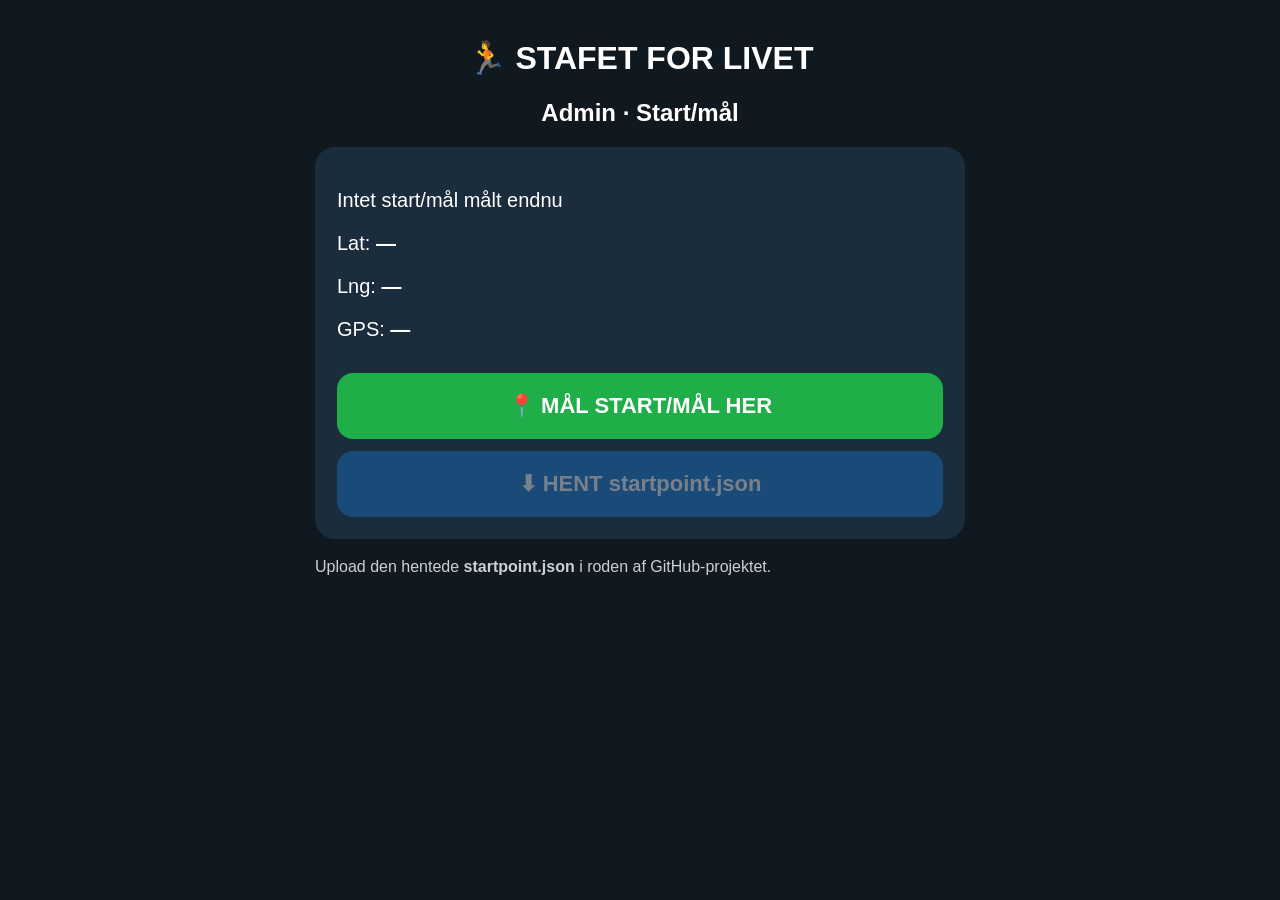
<file: Admin/index.html>
<!DOCTYPE html>
<html lang="da">
<head>
<meta charset="UTF-8">
<meta name="viewport" content="width=device-width,initial-scale=1">
<title>Stafet For Livet – Admin</title>
<link rel="stylesheet" href="style.css?v=1">
</head>
<body>
<main>
<h1>🏃 STAFET FOR LIVET</h1>
<h2>Admin · Start/mål</h2>
<section class="card">
<p id="status">Intet start/mål målt endnu</p>
<p>Lat: <strong id="lat">—</strong></p>
<p>Lng: <strong id="lng">—</strong></p>
<p>GPS: <strong id="acc">—</strong></p>
<button id="capture">📍 MÅL START/MÅL HER</button>
<button id="download" disabled>⬇ HENT startpoint.json</button>
</section>
<p class="help">Upload den hentede <strong>startpoint.json</strong> i roden af GitHub-projektet.</p>
<script src="app.js?v=1"></script>
</main>
</body>
</html>
</file>
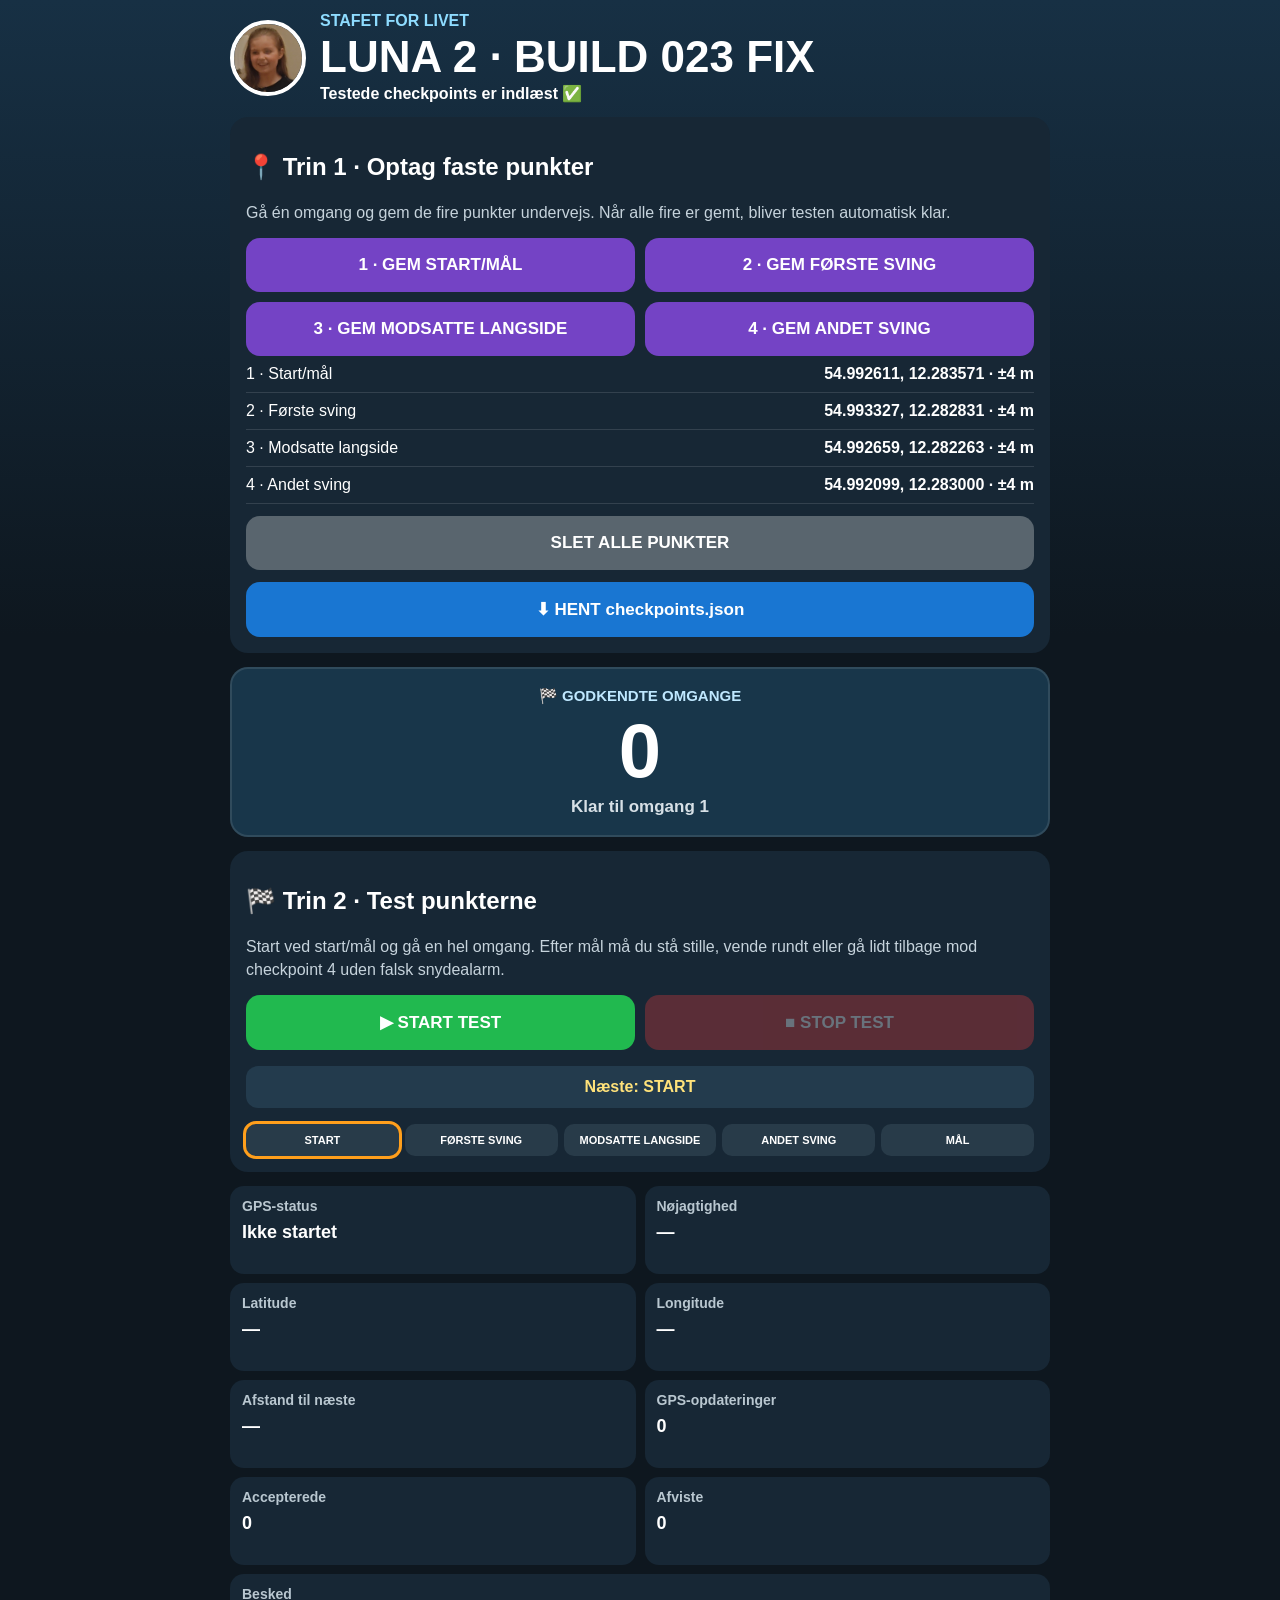
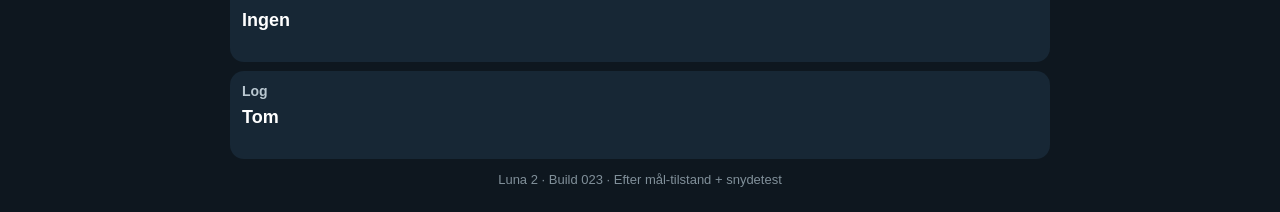
<file: Runner/Luna2/index.html>
<!DOCTYPE html>
<html lang="da">
<head>
<meta charset="UTF-8">
<meta name="viewport" content="width=device-width,initial-scale=1">
<title>Luna 2 Build 023</title>
<link rel="stylesheet" href="style.css?v=231">
</head>
<body>
<main>
<header>
<img src="luna.jpg" alt="Luna">
<div>
<p>STAFET FOR LIVET</p>
<h1>LUNA 2 · BUILD 023 FIX</h1>
<strong id="status">Gem de 4 faste punkter først</strong>
</div>
</header>

<section class="card">
<h2>📍 Trin 1 · Optag faste punkter</h2>
<p class="mode-info">Gå én omgang og gem de fire punkter undervejs. Når alle fire er gemt, bliver testen automatisk klar.</p>
<div class="grid">
<button data-save="0">1 · GEM START/MÅL</button>
<button data-save="1">2 · GEM FØRSTE SVING</button>
<button data-save="2">3 · GEM MODSATTE LANGSIDE</button>
<button data-save="3">4 · GEM ANDET SVING</button>
</div>
<div id="saved"></div>
<button id="clear" class="grey">SLET ALLE PUNKTER</button>
<button id="download" class="blue" disabled>⬇ HENT checkpoints.json</button>
</section>

<section class="lap-card">
  <span>🏁 GODKENDTE OMGANGE</span>
  <strong id="lapCount">0</strong>
  <small id="lapStatus">Klar til test</small>
</section>

<section class="card">
<h2>🏁 Trin 2 · Test punkterne</h2>
<p class="mode-info">Start ved start/mål og gå en hel omgang. Efter mål må du stå stille, vende rundt eller gå lidt tilbage mod checkpoint 4 uden falsk snydealarm.</p>
<div class="grid">
<button id="start" class="green" disabled>▶ START TEST</button>
<button id="stop" class="red" disabled>■ STOP TEST</button>
</div>
<p id="next">Næste: Gem alle 4 punkter</p>
<div id="progress" class="progress"></div>
</section>

<section class="data">
<div><span>GPS-status</span><strong id="gps">Ikke startet</strong></div>
<div><span>Nøjagtighed</span><strong id="acc">—</strong></div>
<div><span>Latitude</span><strong id="lat">—</strong></div>
<div><span>Longitude</span><strong id="lng">—</strong></div>
<div><span>Afstand til næste</span><strong id="dist">—</strong></div>
<div><span>GPS-opdateringer</span><strong id="updates">0</strong></div>
<div><span>Accepterede</span><strong id="accepted">0</strong></div>
<div><span>Afviste</span><strong id="rejected">0</strong></div>
<div class="wide"><span>Besked</span><strong id="msg">Ingen</strong></div>
<div class="wide"><span>Log</span><strong id="log">Tom</strong></div>
</section>

<p class="version">Luna 2 · Build 023 · Efter mål-tilstand + snydetest</p>
</main>

<div id="overlay" class="overlay"><div><b>✅</b><span id="overlayText"></span></div></div>
<script src="app23fix.js?v=231"></script>
</body>
</html>
</file>
<file: Admin/style.css>
*{box-sizing:border-box}body{margin:0;min-height:100vh;background:#101820;color:#fff;font-family:Arial;padding:18px}main{max-width:650px;margin:auto}h1,h2{text-align:center}.card{background:#1b2d3d;border-radius:20px;padding:22px;margin-top:20px}.card p{font-size:20px}button{width:100%;border:0;border-radius:16px;padding:20px;margin-top:12px;color:#fff;font-size:22px;font-weight:900}#capture{background:#20ae49}#download{background:#1976d2}button:disabled{opacity:.4}.help{color:#c8d1d8;line-height:1.5}
</file>
<file: Runner/Luna2/style.css>
*{box-sizing:border-box}body{margin:0;background:linear-gradient(#173044,#0e171f 35%);color:#fff;font-family:Arial;padding:12px}main{max-width:820px;margin:auto}header{display:flex;gap:14px;align-items:center;margin-bottom:14px}header img{width:76px;height:76px;border-radius:50%;object-fit:cover;border:4px solid #fff}header p{margin:0;color:#8edcff;font-weight:900}h1{margin:2px 0;font-size:clamp(24px,7vw,44px)}.card{background:#172735;border-radius:18px;padding:16px;margin-bottom:14px}.grid{display:grid;grid-template-columns:1fr 1fr;gap:10px}button{border:0;border-radius:14px;padding:17px 10px;color:#fff;font-size:17px;font-weight:900;background:#7443c5}button:disabled{opacity:.35}.green{background:#21b94f}.red{background:#d83a3a}.grey{background:#59656e;width:100%;margin-top:12px}#saved div{display:flex;justify-content:space-between;gap:12px;padding:9px 0;border-bottom:1px solid rgba(255,255,255,.12)}#next{padding:12px;background:#233b4d;border-radius:12px;color:#ffe27a;font-weight:900;text-align:center}.progress{display:grid;grid-template-columns:repeat(5,1fr);gap:6px}.progress div{padding:10px 3px;background:#283b49;border-radius:10px;text-align:center;font-size:11px;font-weight:900}.progress .active{outline:3px solid #ff9f1c}.progress .done{background:#17452b}.data{display:grid;grid-template-columns:1fr 1fr;gap:9px}.data>div{background:#172735;border-radius:14px;padding:12px;min-height:88px}.data span{display:block;color:#b9c7d0;font-size:14px;font-weight:800}.data strong{display:block;margin-top:8px;font-size:18px;overflow-wrap:anywhere}.wide{grid-column:1/-1}.version{text-align:center;color:#81909a;font-size:13px}.overlay{position:fixed;inset:0;display:grid;place-items:center;background:rgba(0,0,0,.55);opacity:0;pointer-events:none;transition:.2s}.overlay.show{opacity:1}.overlay div{text-align:center;font-size:34px;font-weight:1000}.overlay b{display:block;font-size:84px}.overlay span{display:block}

.blue{background:#1976d2;width:100%;margin-top:12px}
.mode-info{margin:0 0 14px;color:#c6d3dc;line-height:1.45}

.lap-card{
  background:#18364a;
  border-radius:18px;
  padding:18px;
  margin-bottom:14px;
  text-align:center;
  border:2px solid rgba(255,255,255,.10);
}
.lap-card span{
  display:block;
  color:#bfe8ff;
  font-size:15px;
  font-weight:900;
}
.lap-card strong{
  display:block;
  font-size:76px;
  line-height:1;
  margin:8px 0;
}
.lap-card small{
  color:#d7e0e6;
  font-size:17px;
  font-weight:800;
}
body.cheat-alert{
  background:#741313 !important;
}
.overlay.red{
  background:rgba(120,0,0,.90);
}
</file>
